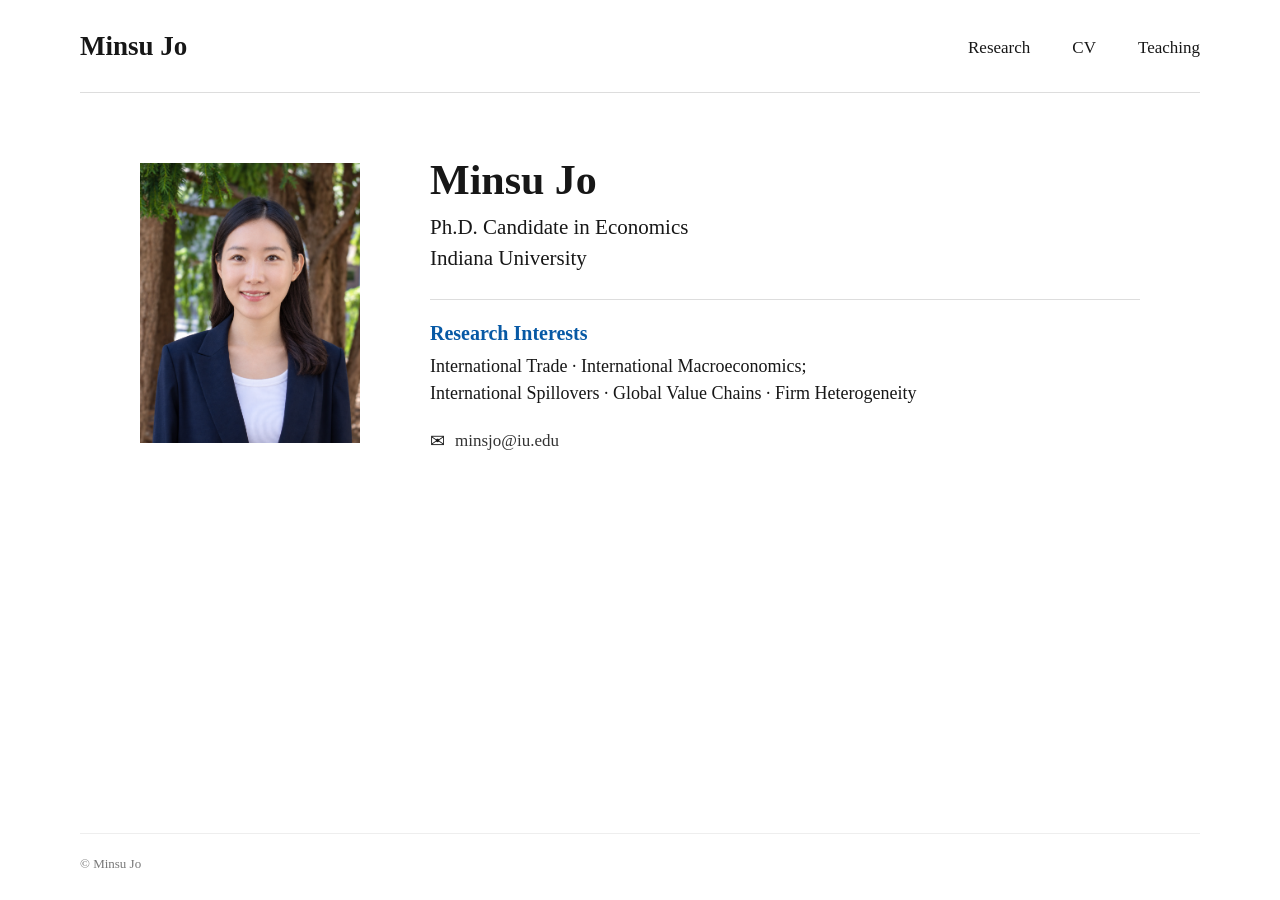
<file: index.html>
<!DOCTYPE html>
<html lang="en">
<head>
    <meta charset="UTF-8">
    <meta name="viewport" content="width=device-width, initial-scale=1.0">
    <title>Minsu Jo</title>
    <link rel="stylesheet" href="style.css">
</head>

<body>

<header>
    <div class="nav-container">
        <a class="site-name" href="index.html">Minsu Jo</a>

        <nav>
            <a href="research.html">Research</a>
            <a href="CV_MinsuJo.pdf" target="_blank">CV</a>
            <a href="teaching.html">Teaching</a>
        </nav>
    </div>
</header>

<main class="home-container">

    <div class="profile-photo">
        <img src="profile.jpg" alt="Minsu Jo">
    </div>

    <div class="profile-info">

        <h1>Minsu Jo</h1>

        <p class="position">
            Ph.D. Candidate in Economics<br>
            Indiana University
        </p>

        <div class="home-divider"></div>

        <section class="interests">
            <h2>Research Interests</h2>

            <p>
                International Trade · International Macroeconomics; <br>
                International Spillovers · Global Value Chains · Firm Heterogeneity
            </p>
        </section>

        <p class="email">
            <span class="email-icon">✉</span>
            <a href="mailto:minsjo@iu.edu">minsjo@iu.edu</a>
        </p>

    </div>

</main>

<footer>
    © Minsu Jo
</footer>

</body>
</html>
</file>
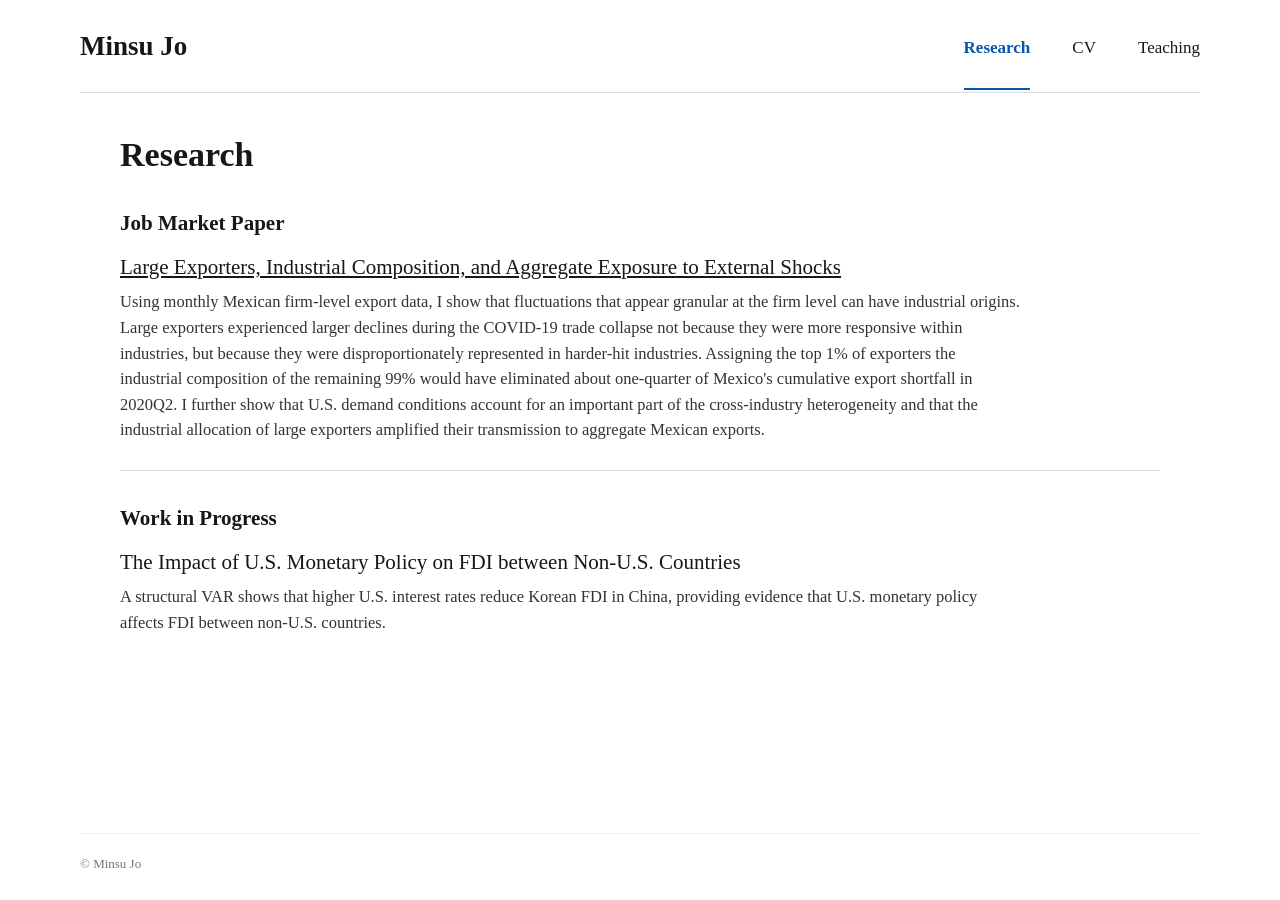
<file: research.html>
<!DOCTYPE html>
<html lang="en">

<head>
    <meta charset="UTF-8">
    <meta name="viewport" content="width=device-width, initial-scale=1.0">

    <title>Research | Minsu Jo</title>

    <link rel="stylesheet" href="style.css">
</head>


<body>

<header>
    <div class="nav-container">

        <a class="site-name" href="index.html">Minsu Jo</a>

        <nav>
            <a class="active" href="research.html">Research</a>
            <a href="CV_MinsuJo.pdf" target="_blank">CV</a>
            <a href="teaching.html">Teaching</a>
        </nav>

    </div>
</header>


<main class="content-container">

    <h1 class="page-title">Research</h1>


    <!-- Job Market Paper -->

    <h2 class="section-title">Job Market Paper</h2>

    <section class="paper">

        <h2>
            <a href="JMP_MinsuJo.pdf" target="_blank">
                Large Exporters, Industrial Composition, and Aggregate Exposure to External Shocks
            </a>
        </h2>

        <p>
            Using monthly Mexican firm-level export data, I show that fluctuations
            that appear granular at the firm level can have industrial origins.
            Large exporters experienced larger declines during the COVID-19 trade
            collapse not because they were more responsive within industries, but
            because they were disproportionately represented in harder-hit industries.
            Assigning the top 1% of exporters the industrial composition of the
            remaining 99% would have eliminated about one-quarter of Mexico's
            cumulative export shortfall in 2020Q2. I further show that U.S. demand
            conditions account for an important part of the cross-industry
            heterogeneity and that the industrial allocation of large exporters
            amplified their transmission to aggregate Mexican exports.
        </p>

    </section>


    <!-- Work in Progress -->

    <h2 class="section-title">Work in Progress</h2>

    <section class="paper">

        <h2>
            The Impact of U.S. Monetary Policy on FDI between Non-U.S. Countries
        </h2>

        <p>
            A structural VAR shows that higher U.S. interest rates reduce Korean
            FDI in China, providing evidence that U.S. monetary policy affects
            FDI between non-U.S. countries.
        </p>

    </section>

</main>


<footer>
    © Minsu Jo
</footer>

</body>

</html>
</file>
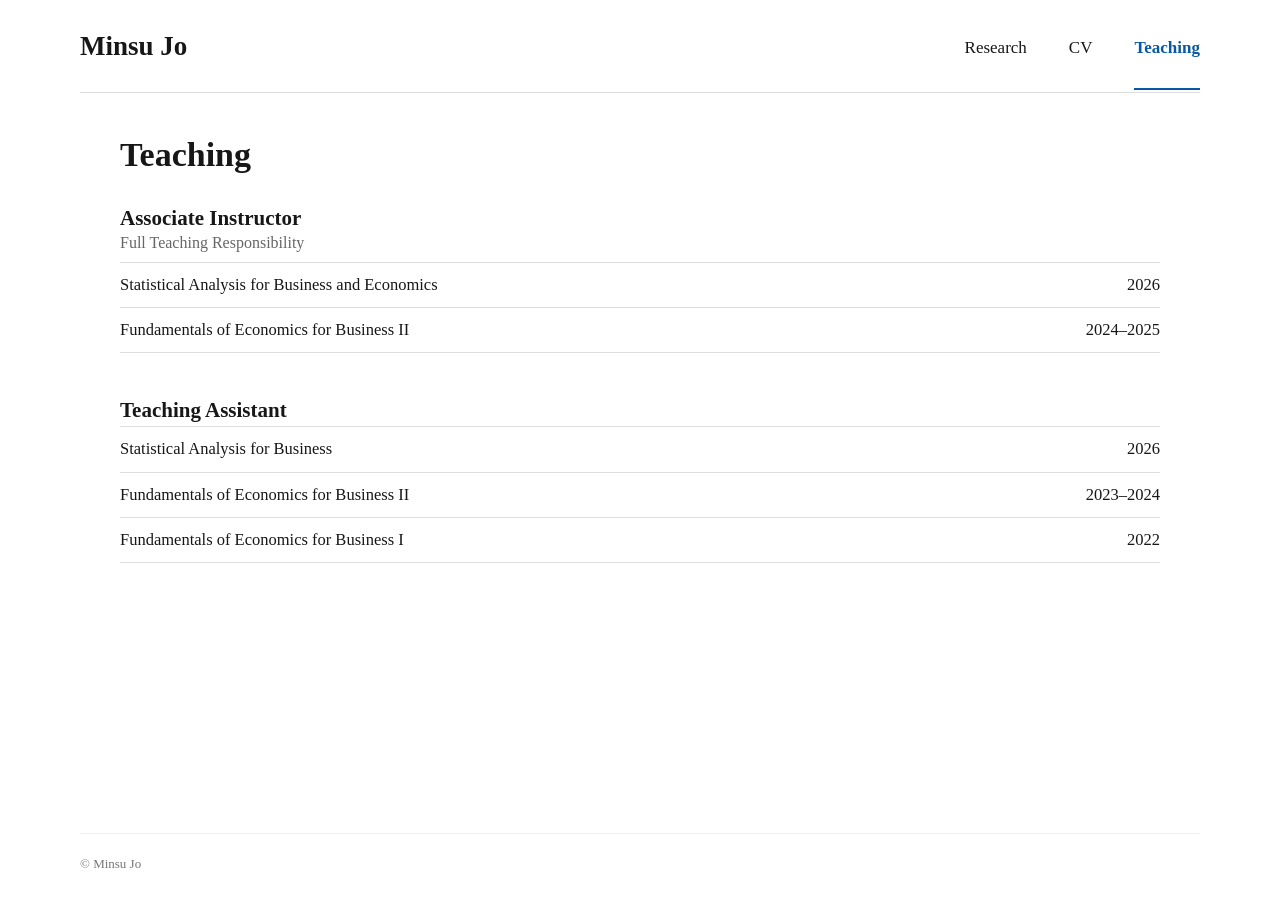
<file: teaching.html>
<!DOCTYPE html>
<html lang="en">
<head>
    <meta charset="UTF-8">
    <meta name="viewport" content="width=device-width, initial-scale=1.0">
    <title>Teaching | Minsu Jo</title>
    <link rel="stylesheet" href="style.css">
</head>

<body>

<header>
    <div class="nav-container">
        <a class="site-name" href="index.html">Minsu Jo</a>

        <nav>
            <a href="research.html">Research</a>
            <a href="CV_MinsuJo.pdf" target="_blank">CV</a>
            <a class="active" href="teaching.html">Teaching</a>
        </nav>
    </div>
</header>

<main class="content-container">

    <h1 class="page-title">Teaching</h1>

    <section class="teaching-section">

        <h2>Associate Instructor</h2>
        <p class="subtitle">Full Teaching Responsibility</p>

        <div class="course">
            <span>Statistical Analysis for Business and Economics</span>
            <span>2026</span>
        </div>

        <div class="course">
            <span>Fundamentals of Economics for Business II</span>
            <span>2024–2025</span>
        </div>

    </section>

    <section class="teaching-section">

        <h2>Teaching Assistant</h2>

        <div class="course">
            <span>Statistical Analysis for Business</span>
            <span>2026</span>
        </div>

        <div class="course">
            <span>Fundamentals of Economics for Business II</span>
            <span>2023–2024</span>
        </div>

        <div class="course">
            <span>Fundamentals of Economics for Business I</span>
            <span>2022</span>
        </div>

    </section>

</main>

<footer>
    © Minsu Jo
</footer>

</body>
</html>
</file>
<file: style.css>
```css
/* ========================================
   General
======================================== */

* {
    box-sizing: border-box;
}

html {
    min-height: 100%;
}

body {
    margin: 0;
    min-height: 100vh;

    font-family: Georgia, "Times New Roman", serif;
    color: #171717;
    background: #ffffff;

    display: flex;
    flex-direction: column;
}

a {
    color: inherit;
}


/* ========================================
   Navigation
======================================== */

header {
    width: 100%;
}

.nav-container {
    width: min(1120px, calc(100% - 60px));
    margin: 0 auto;

    min-height: 92px;

    display: flex;
    align-items: center;
    justify-content: space-between;

    border-bottom: 1px solid #dddddd;
}

.site-name {
    font-size: 27px;
    font-weight: 700;
    text-decoration: none;
}

nav {
    display: flex;
    align-items: center;
    gap: 42px;
}

nav a {
    position: relative;

    padding: 34px 0 31px;

    font-size: 17px;
    text-decoration: none;

    transition: color 0.15s ease;
}

nav a:hover {
    color: #0759a5;
}


/* Current page */

nav a.active {
    color: #0759a5;
    font-weight: 700;
}

nav a.active::after {
    content: "";

    position: absolute;
    left: 0;
    right: 0;
    bottom: -1px;

    height: 2px;
    background: #0759a5;
}


/* ========================================
   Home
======================================== */

.home-container {
    width: min(1000px, calc(100% - 60px));
    margin: 70px auto 90px;

    display: grid;
    grid-template-columns: 220px 1fr;
    gap: 70px;
    align-items: start;

    flex: 1;
}

.profile-photo img {
    display: block;

    width: 220px;
    height: 280px;

    object-fit: cover;
}

.profile-info {
    padding-top: 0;
}

.profile-info h1 {
    margin: -7px 0 8px;

    font-size: 42px;
    line-height: 1.15;
    font-weight: 700;
}

.position {
    margin: 0;

    font-size: 21px;
    line-height: 1.45;
}

.home-divider {
    width: 100%;
    height: 1px;

    margin: 26px 0 20px;

    background: #dddddd;
}


/* Research Interests is the only blue
   heading on the homepage */

.interests h2 {
    margin: 0 0 7px;

    color: #0759a5;

    font-size: 20px;
    line-height: 1.3;
    font-weight: 700;
}

.interests p {
    margin: 0;

    font-size: 18px;
    line-height: 1.5;
}

.email {
    margin-top: 23px;

    display: flex;
    align-items: center;
    gap: 10px;

    font-size: 17px;
}

.email a {
    color: #333333;
    text-decoration: none;
}

.email a:hover {
    color: #0759a5;
}

.email-icon {
    font-size: 18px;
}


/* ========================================
   Research / Teaching pages
======================================== */

.content-container {
    width: min(1040px, calc(100% - 60px));
    margin: 42px auto 80px;

    flex: 1;
}

.page-title {
    margin: 0 0 30px;

    font-size: 34px;
    line-height: 1.2;
    font-weight: 700;
}


/* ========================================
   Research
======================================== */

.paper {
    padding: 0 0 27px;
    margin: 0 0 27px;

    border-bottom: 1px solid #dddddd;
}

.paper:last-child {
    border-bottom: none;
}

.paper-label {
    margin-bottom: 7px;

    color: #666666;

    font-size: 16px;
}

.paper h2 {
    margin: 0 0 8px;

    font-size: 21px;
    line-height: 1.35;
    font-weight: 400;
}

.paper p {
    max-width: 900px;

    margin: 0;

    color: #333333;

    font-size: 16.5px;
    line-height: 1.55;
}

.section-title {
    margin: 34px 0 16px;

    font-size: 21px;
    line-height: 1.3;
    font-weight: 700;
}

/* ========================================
   Teaching
======================================== */

.teaching-section {
    margin-bottom: 45px;
}

.teaching-section h2 {
    margin: 0 0 3px;

    font-size: 21px;
    font-weight: 700;
}

.subtitle {
    margin: 0 0 10px;

    color: #666666;

    font-size: 16px;
}

.course {
    display: flex;
    justify-content: space-between;
    gap: 30px;

    padding: 11px 0;

    border-top: 1px solid #dddddd;

    font-size: 16.5px;
    line-height: 1.35;
}

.course:last-child {
    border-bottom: 1px solid #dddddd;
}


/* ========================================
   Footer
======================================== */

footer {
    width: min(1120px, calc(100% - 60px));

    margin: 0 auto;
    padding: 22px 0 28px;

    border-top: 1px solid #eeeeee;

    color: #777777;

    font-size: 13px;
}


/* ========================================
   Mobile
======================================== */

@media (max-width: 700px) {

    .nav-container {
        width: calc(100% - 36px);
        min-height: auto;

        padding: 20px 0;

        align-items: flex-start;
        gap: 20px;
    }

    .site-name {
        font-size: 22px;
    }

    nav {
        gap: 18px;
    }

    nav a {
        padding: 4px 0 8px;
        font-size: 15px;
    }

    nav a.active::after {
        bottom: 0;
    }


    .home-container {
        width: calc(100% - 40px);

        margin: 40px auto 60px;

        grid-template-columns: 1fr;
        gap: 30px;
    }

    .profile-photo img {
        width: 180px;
        height: 230px;
    }

    .profile-info h1 {
        margin-top: 0;
        font-size: 35px;
    }

    .position {
        font-size: 19px;
    }

    .interests p {
        font-size: 17px;
    }


    .content-container {
        width: calc(100% - 40px);
        margin: 35px auto 60px;
    }

    .course {
        gap: 15px;
    }

    footer {
        width: calc(100% - 40px);
    }
}
```
</file>
